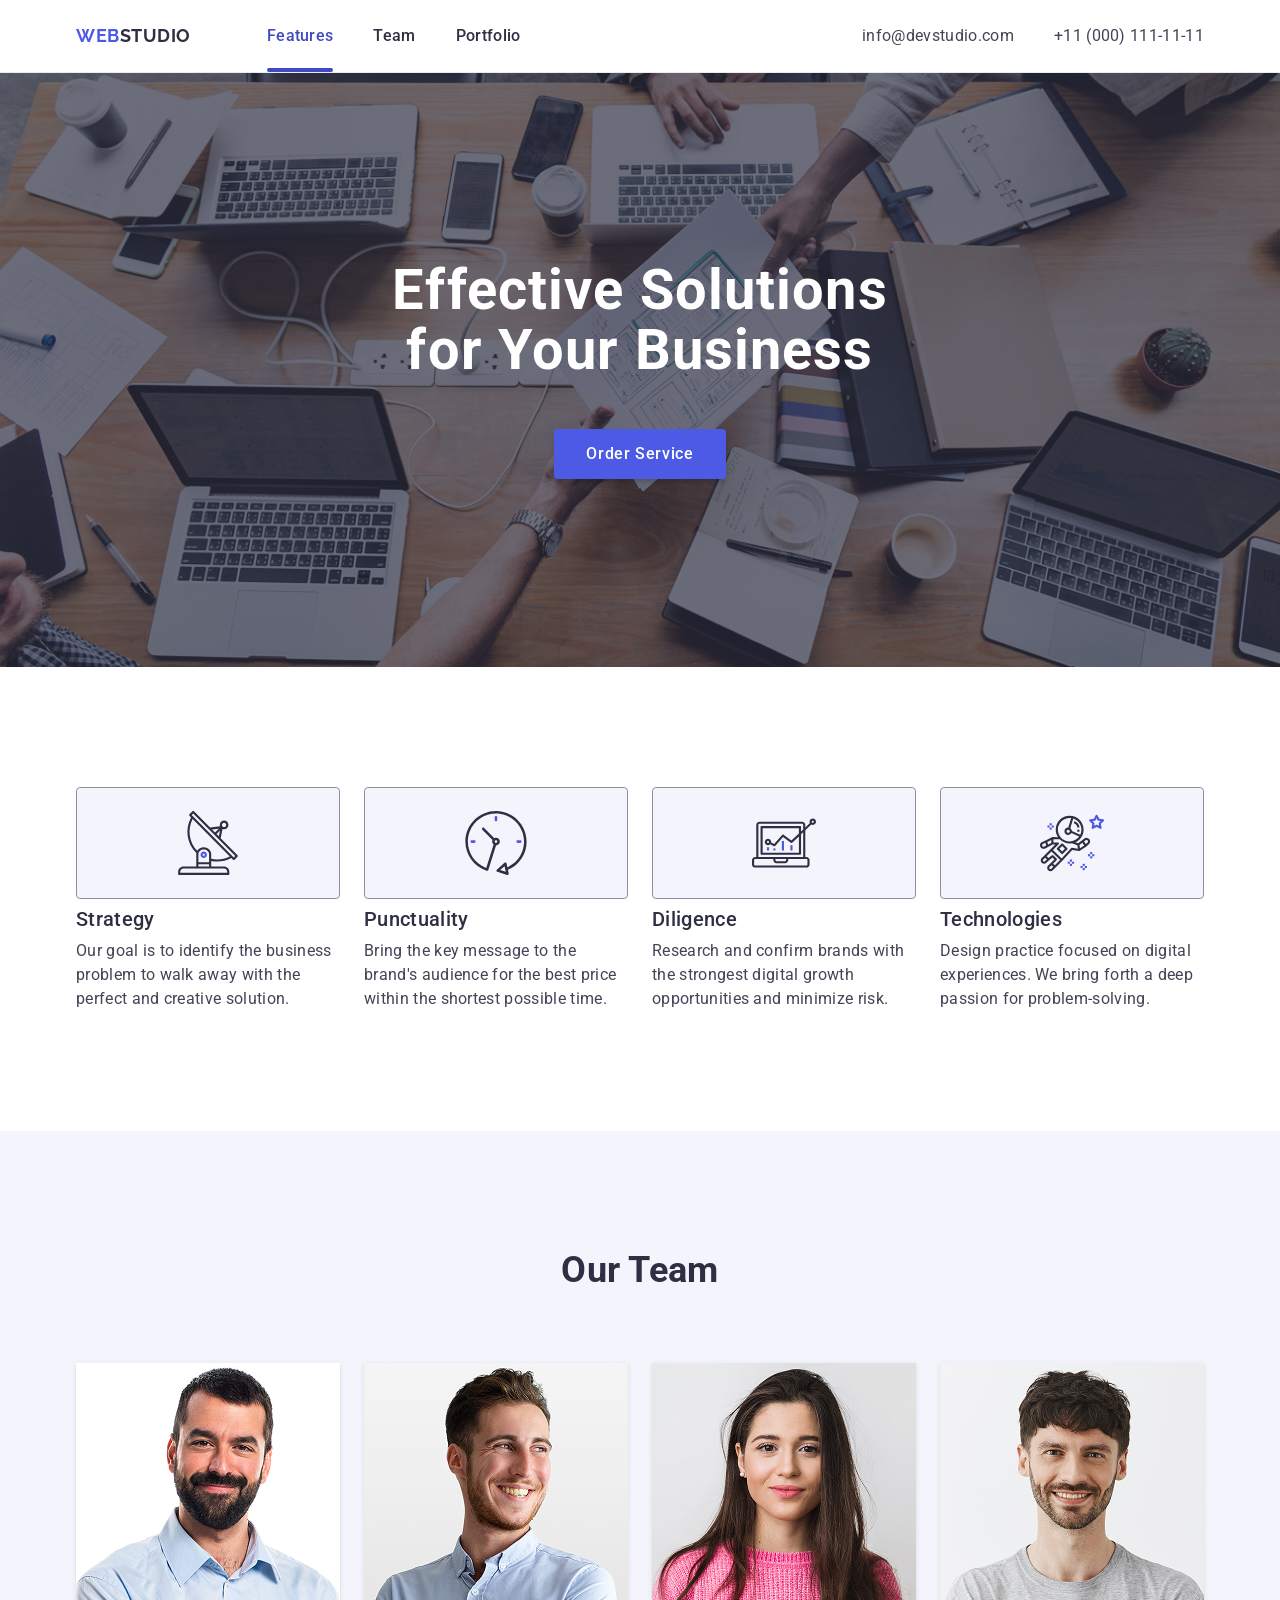
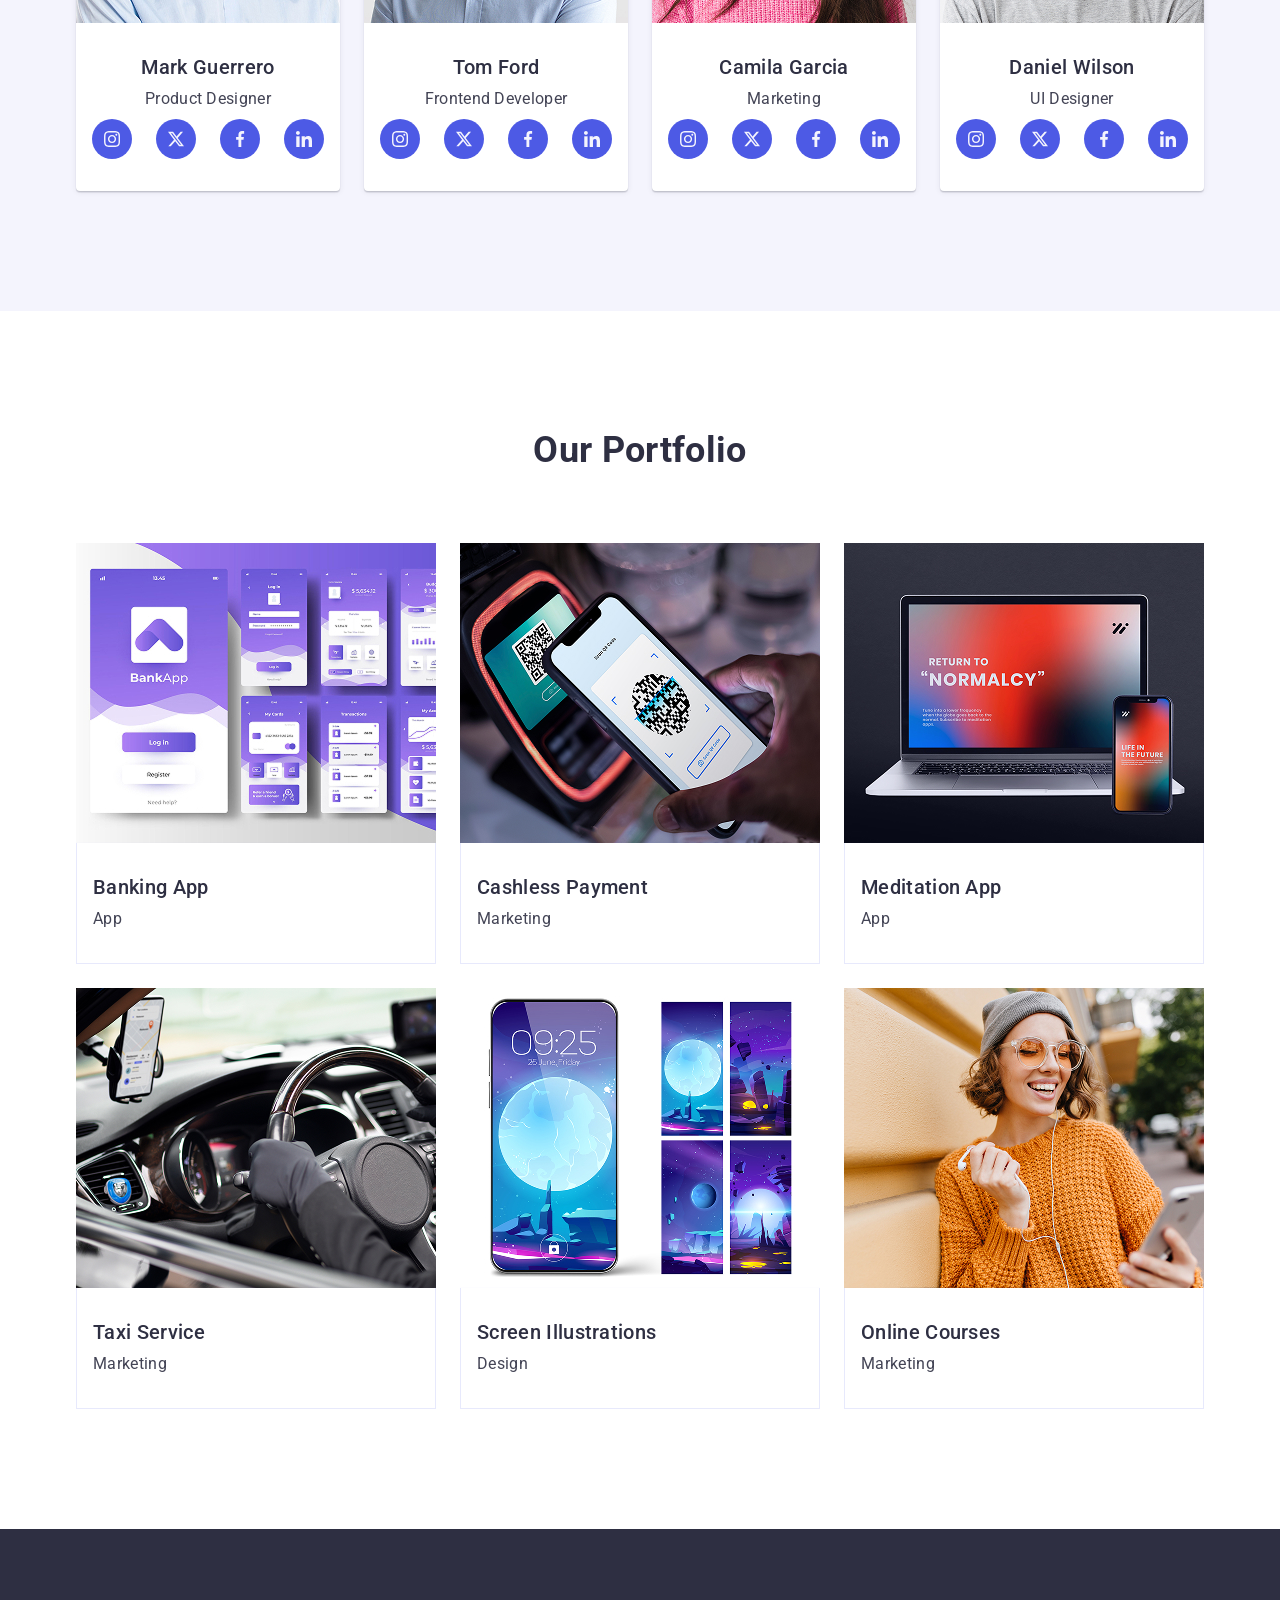
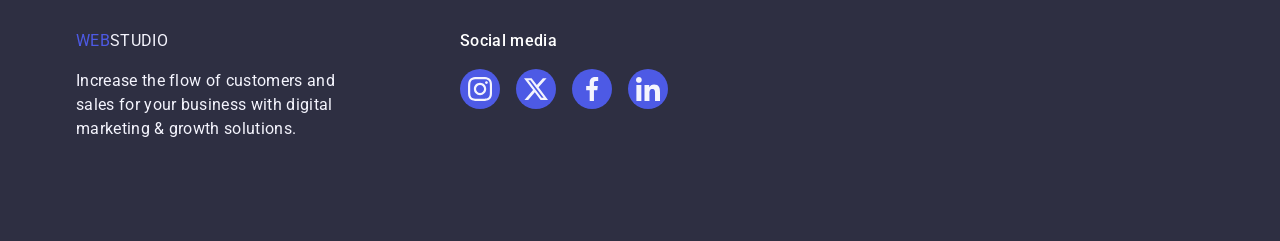
<file: index.html>
<!doctype html>
<html lang="en">
  <head>
    <meta charset="UTF-8" />
    <meta name="viewport" content="width=device-width, initial-scale=1.0" />
    <title>WebStudio</title>
    <link rel="preconnect" href="https://fonts.googleapis.com" />
    <link rel="preconnect" href="https://fonts.gstatic.com" crossorigin />
    <link
      href="https://fonts.googleapis.com/css2?family=Raleway:wght@700&family=Roboto:wght@400;500;700&display=swap"
      rel="stylesheet"
    />
    <link
      rel="stylesheet"
      href="https://cdnjs.cloudflare.com/ajax/libs/modern-normalize/3.0.1/modern-normalize.min.css"
      integrity="sha512-q6WgHqiHlKyOqslT/lgBgodhd03Wp4BEqKeW6nNtlOY4quzyG3VoQKFrieaCeSnuVseNKRGpGeDU3qPmabCANg=="
      crossorigin="anonymous"
      referrerpolicy="no-referrer"
    />
    <link rel="stylesheet" href="./css/main.css" />
  </head>
  <body>
    <header class="header" id="header">
      <div class="container">
        <a class="logo" href="./index.html">
          <span class="logo-accent">Web</span>STUDIO</a
        >
        <nav class="main-nav">
          <ul class="main-nav-list">
            <li class="main-nav-item">
              <a class="main-nav-link current" href="#features">Features</a>
            </li>
            <li class="main-nav-item">
              <a class="main-nav-link" href="#team">Team</a>
            </li>
            <li class="main-nav-item">
              <a class="main-nav-link" href="#portfolio">Portfolio</a>
            </li>
          </ul>
        </nav>
        <address class="contacts">
          <ul class="contacts-list">
            <li class="contacts-item">
              <a class="contacts-link" href="mailto:info@devstudio.com"
                >info@devstudio.com</a
              >
            </li>
            <li class="contacts-item">
              <a class="contacts-link" href="tel:+110001111111"
                >+11 (000) 111-11-11</a
              >
            </li>
          </ul>
        </address>
      </div>
    </header>
    <main>
      <!-- Hero section-->
      <section class="section hero" id="hero">
        <div class="container">
          <h1 class="hero-title">Effective Solutions for Your Business</h1>
          <button class="btn" type="button">Order Service</button>
        </div>
      </section>

      <!-- Features section-->
      <section class="section features" id="features">
        <div class="container">
          <h2 class="sr-only">Our features</h2>
          <ul class="features-list">
            <li class="features-item">
              <div class="features-icon-box">
                <svg class="antena-icon" width="64" height="64">
                  <use href="./images/icons.svg#antena"></use>
                </svg>
              </div>
              <h3 class="card-title">Strategy</h3>
              <p class="card-text">
                Our goal is to identify the business problem to walk away with
                the perfect and creative solution.
              </p>
            </li>
            <li class="features-item">
              <div class="features-icon-box">
                <svg class="clock-icon" width="64" height="64">
                  <use href="./images/icons.svg#clock"></use>
                </svg>
              </div>
              <h3 class="card-title">Punctuality</h3>
              <p class="card-text">
                Bring the key message to the brand's audience for the best price
                within the shortest possible time.
              </p>
            </li>
            <li class="features-item">
              <div class="features-icon-box">
                <svg class="diagram-icon" width="64" height="64">
                  <use href="./images/icons.svg#diagram"></use>
                </svg>
              </div>
              <h3 class="card-title">Diligence</h3>
              <p class="card-text">
                Research and confirm brands with the strongest digital growth
                opportunities and minimize risk.
              </p>
            </li>

            <li class="features-item">
              <div class="features-icon-box">
                <svg class="astronaut-icon" width="64" height="64">
                  <use href="./images/icons.svg#astronaut"></use>
                </svg>
              </div>
              <h3 class="card-title">Technologies</h3>
              <p class="card-text">
                Design practice focused on digital experiences. We bring forth a
                deep passion for problem-solving.
              </p>
            </li>
          </ul>
        </div>
      </section>

      <!-- Team section-->
      <section class="section team" id="team">
        <div class="container">
          <h2 class="section-title">Our Team</h2>
          <ul class="team-list">
            <li class="team-item">
              <img
                src="./images/team-1.jpg"
                alt="Mark Guerrero"
                width="264"
                height="260"
              />
              <div class="team-card-content">
                <h3 class="card-title">Mark Guerrero</h3>
                <p class="card-text">Product Designer</p>
                <ul class="socials-list">
                  <li>
                    <a class="socials-link" href="#">
                      <svg class="socials-icon" width="16" height="16">
                        <use href="./images/icons.svg#Link"></use>
                      </svg>
                    </a>
                  </li>
                  <li>
                    <a class="socials-link" href="#">
                      <svg class="socials-icon" width="16" height="16">
                        <use href="./images/icons.svg#Link-1"></use>
                      </svg>
                    </a>
                  </li>
                  <li>
                    <a class="socials-link" href="#">
                      <svg class="socials-icon" width="16" height="16">
                        <use href="./images/icons.svg#Link-2"></use>
                      </svg>
                    </a>
                  </li>
                  <li>
                    <a class="socials-link" href="#">
                      <svg class="socials-icon" width="16" height="16">
                        <use href="./images/icons.svg#Link-3"></use>
                      </svg>
                    </a>
                  </li>
                </ul>
              </div>
            </li>
            <li class="team-item">
              <img
                src="./images/team-2.jpg"
                alt="Tom Ford"
                width="264"
                height="260"
              />
              <div class="team-card-content">
                <h3 class="card-title">Tom Ford</h3>
                <p class="card-text">Frontend Developer</p>
                <ul class="socials-list">
                  <li>
                    <a class="socials-link" href="#">
                      <svg class="socials-icon" width="16" height="16">
                        <use href="./images/icons.svg#Link"></use>
                      </svg>
                    </a>
                  </li>
                  <li>
                    <a class="socials-link" href="#">
                      <svg class="socials-icon" width="16" height="16">
                        <use href="./images/icons.svg#Link-1"></use>
                      </svg>
                    </a>
                  </li>
                  <li>
                    <a class="socials-link" href="#">
                      <svg class="socials-icon" width="16" height="16">
                        <use href="./images/icons.svg#Link-2"></use>
                      </svg>
                    </a>
                  </li>
                  <li>
                    <a class="socials-link" href="#">
                      <svg class="socials-icon" width="16" height="16">
                        <use href="./images/icons.svg#Link-3"></use>
                      </svg>
                    </a>
                  </li>
                </ul>
              </div>
            </li>
            <li class="team-item">
              <img
                src="./images/team-3.jpg"
                alt="Camila Garcia"
                width="264"
                height="260"
              />
              <div class="team-card-content">
                <h3 class="card-title">Camila Garcia</h3>
                <p class="card-text">Marketing</p>
                <ul class="socials-list">
                  <li>
                    <a class="socials-link" href="#">
                      <svg class="socials-icon" width="16" height="16">
                        <use href="./images/icons.svg#Link"></use>
                      </svg>
                    </a>
                  </li>
                  <li>
                    <a class="socials-link" href="#">
                      <svg class="socials-icon" width="16" height="16">
                        <use href="./images/icons.svg#Link-1"></use>
                      </svg>
                    </a>
                  </li>
                  <li>
                    <a class="socials-link" href="#">
                      <svg class="socials-icon" width="16" height="16">
                        <use href="./images/icons.svg#Link-2"></use>
                      </svg>
                    </a>
                  </li>
                  <li>
                    <a class="socials-link" href="#">
                      <svg class="socials-icon" width="16" height="16">
                        <use href="./images/icons.svg#Link-3"></use>
                      </svg>
                    </a>
                  </li>
                </ul>
              </div>
            </li>
            <li class="team-item">
              <img
                src="./images/team-4.jpg"
                alt="Daniel Wilson"
                width="264"
                height="260"
              />
              <div class="team-card-content">
                <h3 class="card-title">Daniel Wilson</h3>
                <p class="card-text">UI Designer</p>
                <ul class="socials-list">
                  <li>
                    <a class="socials-link" href="#">
                      <svg class="socials-icon" width="16" height="16">
                        <use href="./images/icons.svg#Link"></use>
                      </svg>
                    </a>
                  </li>
                  <li>
                    <a class="socials-link" href="#">
                      <svg class="socials-icon" width="16" height="16">
                        <use href="./images/icons.svg#Link-1"></use>
                      </svg>
                    </a>
                  </li>
                  <li>
                    <a class="socials-link" href="#">
                      <svg class="socials-icon" width="16" height="16">
                        <use href="./images/icons.svg#Link-2"></use>
                      </svg>
                    </a>
                  </li>
                  <li>
                    <a class="socials-link" href="#">
                      <svg class="socials-icon" width="16" height="16">
                        <use href="./images/icons.svg#Link-3"></use>
                      </svg>
                    </a>
                  </li>
                </ul>
              </div>
            </li>
          </ul>
        </div>
      </section>
      <section class="section portfolio" id="portfolio">
        <div class="container">
          <h2 class="section-title">Our Portfolio</h2>
          <ul class="portfolio-list">
            <li class="portfolio-item">
              <div class="portfolio-image-wrapper">
                <img
                  src="./images/portfolio-1.jpg"
                  alt="Banking app interface"
                  width="360"
                  height="300"
                />

                <p class="overlay">
                  14 Stylish and User-Friendly App Design Concepts · Task
                  Manager App · Calorie Tracker App · Exotic Fruit Ecommerce App
                  · Cloud Storage App
                </p>
              </div>
              <div class="portfolio-card-content">
                <h3 class="card-title">Banking App</h3>
                <p class="card-text">App</p>
              </div>
            </li>
            <li class="portfolio-item">
              <div class="portfolio-image-wrapper">
                <img
                  src="./images/portfolio-2.jpg"
                  alt="Cashless payment by smartphone"
                  width="360"
                  height="300"
                />
                <p class="overlay">
                  14 Stylish and User-Friendly App Design Concepts · Task
                  Manager App · Calorie Tracker App · Exotic Fruit Ecommerce App
                  · Cloud Storage App
                </p>
              </div>
              <div class="portfolio-card-content">
                <h3 class="card-title">Cashless Payment</h3>
                <p class="card-text">Marketing</p>
              </div>
            </li>
            <li class="portfolio-item">
              <div class="portfolio-image-wrapper">
                <img
                  src="./images/portfolio-3.jpg"
                  alt="App displayed on a laptop and smartphone"
                  width="360"
                  height="300"
                />
                <p class="overlay">
                  14 Stylish and User-Friendly App Design Concepts · Task
                  Manager App · Calorie Tracker App · Exotic Fruit Ecommerce App
                  · Cloud Storage App
                </p>
              </div>
              <div class="portfolio-card-content">
                <h3 class="card-title">Meditation App</h3>
                <p class="card-text">App</p>
              </div>
            </li>
            <li class="portfolio-item">
              <div class="portfolio-image-wrapper">
                <img
                  src="./images/portfolio-4.jpg"
                  alt="Driver using a navigation app"
                  width="360"
                  height="300"
                />
                <p class="overlay">
                  14 Stylish and User-Friendly App Design Concepts · Task
                  Manager App · Calorie Tracker App · Exotic Fruit Ecommerce App
                  · Cloud Storage App
                </p>
              </div>
              <div class="portfolio-card-content">
                <h3 class="card-title">Taxi Service</h3>
                <p class="card-text">Marketing</p>
              </div>
            </li>
            <li class="portfolio-item">
              <div class="portfolio-image-wrapper">
                <img
                  src="./images/portfolio-5.jpg"
                  alt="Smartphone screen illustrations"
                  width="360"
                  height="300"
                />
                <p class="overlay">
                  14 Stylish and User-Friendly App Design Concepts · Task
                  Manager App · Calorie Tracker App · Exotic Fruit Ecommerce App
                  · Cloud Storage App
                </p>
              </div>
              <div class="portfolio-card-content">
                <h3 class="card-title">Screen Illustrations</h3>
                <p class="card-text">Design</p>
              </div>
            </li>
            <li class="portfolio-item">
              <div class="portfolio-image-wrapper">
                <img
                  src="./images/portfolio-6.jpg"
                  alt="Woman listening to an online course"
                  width="360"
                  height="300"
                />
                <p class="overlay">
                  14 Stylish and User-Friendly App Design Concepts · Task
                  Manager App · Calorie Tracker App · Exotic Fruit Ecommerce App
                  · Cloud Storage App
                </p>
              </div>
              <div class="portfolio-card-content">
                <h3 class="card-title">Online Courses</h3>
                <p class="card-text">Marketing</p>
              </div>
            </li>
          </ul>
        </div>
      </section>
    </main>
    <footer class="footer" id="footer">
      <div class="container">
        <div class="footer-info">
          <a href="./index.html" class="logo-footer">
            <span class="logo-accent">Web</span>STUDIO
          </a>
          <p class="footer-text">
            Increase the flow of customers and sales for your business with
            digital marketing &amp; growth solutions.
          </p>
        </div>

        <div class="footer-socials">
          <p class="footer-socials-title">Social media</p>
          <ul class="socials-list">
            <li>
              <a class="footer-socials-link" href="#">
                <svg class="footer-socials-icon" width="24" height="24">
                  <use href="./images/icons.svg#Link"></use>
                </svg>
              </a>
            </li>
            <li>
              <a class="footer-socials-link" href="#">
                <svg class="footer-socials-icon" width="24" height="24">
                  <use href="./images/icons.svg#Link-1"></use>
                </svg>
              </a>
            </li>
            <li>
              <a class="footer-socials-link" href="#">
                <svg class="footer-socials-icon" width="24" height="24">
                  <use href="./images/icons.svg#Link-2"></use>
                </svg>
              </a>
            </li>
            <li>
              <a class="footer-socials-link" href="#">
                <svg class="footer-socials-icon" width="24" height="24">
                  <use href="./images/icons.svg#Link-3"></use>
                </svg>
              </a>
            </li>
          </ul>
        </div>
      </div>
    </footer>
  </body>
</html>
</file>
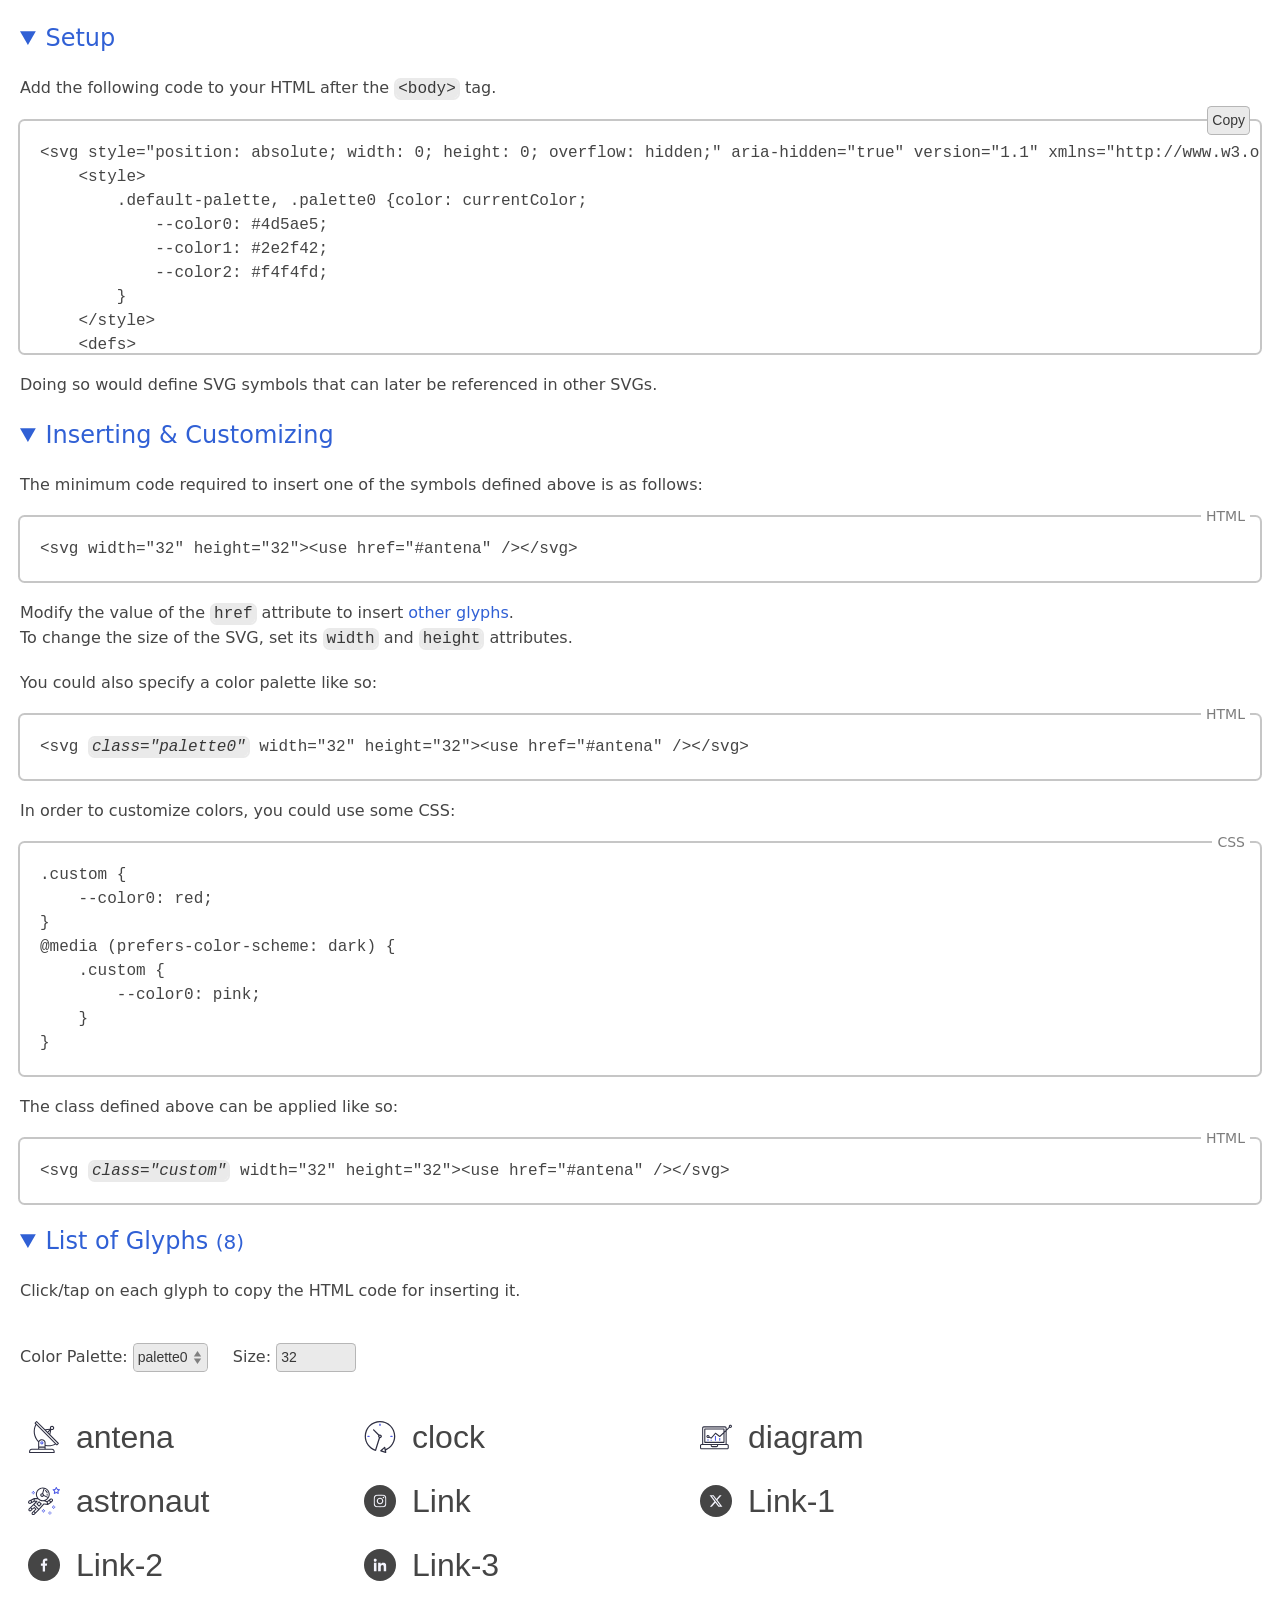
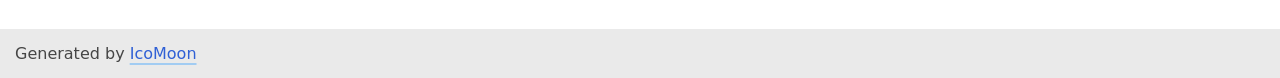
<file: images/untitled-project/demo.html>
<!doctype html>
<html lang="en">
<head>
    <title>SVG symbol defs | Demo &amp; Reference</title>
    <meta charset="utf-8">
    <meta name="viewport" content="width=device-width, initial-scale=1">
    <meta name="description" content="">
    <!-- The following CSS is not required for using generated glyphs. -->
    <style>::selection{color:var(--off7);background:var(--blue2)}a{color:var(--blue0);text-decoration:none}a:active{color:var(--off7)}@media (hover){a:hover{color:var(--off7)}}.decoratedLinks a{text-decoration:underline;text-decoration-thickness:2px;text-decoration-skip-ink:none;text-decoration-color:var(--color, var(--blue2));text-underline-offset:4px;transition:text-decoration .3s,text-decoration-color .5s,text-underline-offset .3s,color .2s}.decoratedLinks a:hover{--color: var(--off5);text-underline-offset:6px}.decoratedLinks ._noLine,.undecoratedLinks a{text-decoration:none}.decoratedLinks a:focus-visible{text-decoration:none}@keyframes focusRingAnimation{0%{outline-width:4px}}:root,:root.light{color-scheme:light;background:var(--on2);color:var(--fg);font-family:ui-sans-serif,system-ui,-apple-system,sans-serif;font-size:16px;line-height:1.5;--bg: #eaeaea;--fg: #454545;--red-rgb: 215, 0, 21;--red: rgb(var(--red-rgb));--orange: rgb(242, 141, 0);--green: #00a100;--focus: rgba(0, 195, 255, .8);--blue0: #3060d5;--blue2: #a2ccf2;--on2: #fff;--off4: rgba(0, 0, 0, .2254);--off5: rgba(0, 0, 0, .5127);--off6: rgba(0, 0, 0, .7659);--off7: #000}@media (prefers-color-scheme: dark){:root{color-scheme:dark;--bg: #242424;--fg: #bababa;--red-rgb: 255, 105, 97;--red: rgb(var(--red-rgb));--orange: rgb(255, 159, 10);--green: #5eba6e;--focus: rgba(0, 137, 179, .8);--blue0: #8abbef;--blue2: #3e6486;--on2: #000;--off4: rgba(255, 255, 255, .1649);--off5: rgba(255, 255, 255, .4257);--off6: rgba(255, 255, 255, .8142);--off7: #fff}}:root.dark{color-scheme:dark;--bg: #242424;--fg: #bababa;--red-rgb: 255, 105, 97;--red: rgb(var(--red-rgb));--orange: rgb(255, 159, 10);--green: #5eba6e;--focus: rgba(0, 137, 179, .8);--blue0: #8abbef;--blue2: #3e6486;--on2: #000;--off4: rgba(255, 255, 255, .1649);--off5: rgba(255, 255, 255, .4257);--off6: rgba(255, 255, 255, .8142);--off7: #fff}.mvn{margin-bottom:0;margin-top:0}.rltv{position:relative}.monospace,code,pre{font-family:ui-monospace,SFMono-Regular,SF Mono,Menlo,Consolas,Liberation Mono,monospace}body{margin:0;min-height:calc(100vh - 20px);padding-top:20px}details,section{padding:0 20px}details{margin-bottom:20px}details[open]{margin-bottom:0}summary{color:var(--blue0);cursor:default;font-size:1.5em;width:fit-content}summary:hover,summary:active{color:var(--off7)}h1,summary{font-weight:500}h1,strong,code,em{color:var(--off6)}code,em{background:var(--bg);box-shadow:0 0 0 2px var(--bg);margin:0 2px;padding:0 2px}footer{background:var(--bg);line-height:19px;margin-top:20px;padding:15px;position:sticky;top:100%}p{max-width:76ch}p,pre{margin-bottom:20px;margin-top:20px}ul{list-style-position:inside;margin:20px 0;padding:20px}.br0,a,button,code,em,input,pre,select,summary,textarea,ul{border-radius:4.5px}input,select,.copy{box-shadow:inset 0 0 0 1px var(--off4);background-color:var(--bg);border:0;color:var(--off6);font-size:14px;line-height:19px;margin:0;padding:5px}input:hover,input:active,select:hover,select:active,.copy:hover,.copy:active{color:var(--off7);box-shadow:inset 0 0 0 1px var(--off5)}input:focus,select:focus,.copy:focus{box-shadow:none}select{appearance:none;background-image:url([data-uri]);background-position:right center;background-repeat:no-repeat;background-size:1.5em 50%;padding-right:20px}label{display:inline-block;margin:20px 20px 0 0}:focus-visible{outline:3px solid;outline-color:var(--focus);box-shadow:none}:focus-visible:not(:invalid){animation:focusRingAnimation .2s}pre{box-shadow:0 0 0 2px var(--off4);overflow:scroll;padding:20px;position:relative}textarea{background:none;border:0;box-shadow:0 0 0 2px var(--off4);color:var(--fg);display:block;font-size:1rem;margin:10px 0;min-height:1.5em;padding:5px;resize:vertical;width:calc(100% - 10px)}[data-lang]{position:relative}[data-lang]:after{background:var(--on2);border-radius:4.5px;color:var(--off5);content:attr(data-lang);font-size:14px;line-height:1;padding:2px 5px;position:absolute;right:10px;top:-.7em}.copy{position:absolute;right:10px;top:-15px}.copy:disabled{background:var(--on2);box-shadow:inset 0 0 0 1px var(--green);color:var(--green);font-weight:600}
._demo_glyphs {
    background: var(--background, transparent);
    display: flex;
    flex-wrap: wrap;
    margin: 20px -20px 0;
    padding: 5px 20px 20px;
}

@media (prefers-color-scheme: dark) {
    :root.light ._demo_glyphs {
        background: var(--background, #000);
        color: #bababa;
        --on2: #000;
        --off4: currentColor;
        --green: #5eba6e;
    }
}
@media (prefers-color-scheme: light) {
    :root.light ._demo_glyphs {
        background: var(--background, #fff);
        color: #454545;
        --on2: #fff;
        --off4: currentColor;
        --green: #00a100;
    }
}

._demo_glyph {
    background: none;
    border: none;
    color: var(--color);
    font-family: sans-serif !important;
    font-size: var(--glyph-size);
    line-height: 1;
    margin: 1rem 1rem 0 0;
    overflow: hidden;
    padding: 0.5rem;
    padding: max(0.5rem, 0.15625em);
    text-align: left;
    text-overflow: ellipsis;
    white-space: nowrap;
    width: 10em;
    width: max(10em, 15rem);
}
._demo_glyph span {
    pointer-events: none;
}
.centered {
    display: flex;
    align-items: center;
}
.glyphTitle {
    overflow: hidden;
    text-overflow: ellipsis;
    line-height: 1.25;
}
button._demo_glyph:hover {
    box-shadow: 0 0 0 2px var(--color, var(--off4));
}
button._demo_glyph:active {
    box-shadow: 0 0 0 2px var(--color, var(--fg));
}
button._demo_glyph._demo_copied {
    box-shadow: 0 0 0 2px var(--green);
}
._demo_copied {
    position: relative;
}
._demo_copied::before {
    content: "";
}
._demo_copied::after {
    align-items: center;
    background: linear-gradient(to left, var(--background, var(--on2)) 8ch, transparent);
    color: var(--color, var(--green));
    content: "✓ Copied";
    display: flex;
    font-family: ui-sans-serif,system-ui,-apple-system,sans-serif !important;
    font-size: max(1rem, 0.5em);
    height: 100%;
    justify-content: right;
    line-height: 1;
    padding-right: 0.5em;
    position: absolute;
    right: 0;
    top: 0;
    width: 50%;
}
#_demo_defs-wrapper {position: relative;} #_demo_setup {max-height: 8lh;} #_demo_size {width: 5em;} ._demo_glyph svg {flex-shrink: 0; margin-right: 1rem; pointer-events: none;} body {--glyph-size: 32px;}</style>
</head>
<body>
<svg style="position: absolute; width: 0; height: 0; overflow: hidden;" aria-hidden="true" version="1.1" xmlns="http://www.w3.org/2000/svg" xmlns:xlink="http://www.w3.org/1999/xlink">
    <style>
        .default-palette, .palette0 {color: currentColor;
            --color0: #4d5ae5;
            --color1: #2e2f42;
            --color2: #f4f4fd;
        }
    </style>
    <defs>
        <symbol id="antena" viewBox="0 0 64 64" fill="none">
            <path fill="var(--color1, #2e2f42)" d="M61.5463 44.1952 44.6599 27.1851l1.8741-9.231c0.4836 0.1888 0.9978 0.2875 1.5168 0.2912h0.0128c2.3846 0.0282 4.3404-1.882 4.3687-4.2665s-1.882-4.3404-4.2665-4.3687c-2.3846-0.0281-4.3404 1.882-4.3687 4.2666-6e-3 0.5102 0.0784 1.0174 0.2495 1.4982l-9.92 1.2107L17.9452 0.32C17.7467 0.1175 17.4757 23e-4 17.1921 0c-0.28 15e-4-0.5481 0.1129-0.7466 0.3104l-3.0251 3.008c-0.4164 0.4165-0.4164 1.0917 0 1.5083l1.6277 1.6512c-6.3061 11.5958-4.2578 25.9556 5.039 35.3258 0.0853 0.0816 0.1842 0.1476 0.2922 0.1952-0.0672 0.361-0.1022 0.7272-0.1045 1.0944v12.3734h-12.8C4.5308 55.4701 2.145 57.856 2.1415 60.8l0 2.1333C2.1415 63.5224 2.6191 64 3.2082 64h49.0666c0.5891 0 1.0667-0.4776 1.0667-1.0667V60.8c-35e-4-2.944-2.3893-5.3299-5.3333-5.3333h-12.8v-5.4838c2.0052 0.4206 4.0482 0.635 6.097 0.64 4.9163-53e-4 9.7543-1.2309 14.08-3.5669l1.6363 1.6459c0.1985 0.2025 0.4695 0.3177 0.7531 0.32 0.28-15e-4 0.5481-0.113 0.7466-0.3104l3.0251-3.008c0.4164-0.4166 0.4164-1.0918 0-1.5083zM46.5596 12.4661c0.8354-0.8309 2.1862-0.8272 3.017 82e-4 0.8309 0.8353 0.8272 2.1861-82e-4 3.0169-0.3998 0.3977-0.9409 0.6209-1.5049 0.6208h-64e-4c-1.1781-61e-4-2.1284-0.9661-2.1223-2.1444 3e-3-0.564 0.2291-1.1037 0.629-1.5015zM44.0487 19.4752l-1.1968 5.8912-2.351-2.3648zM42.837 17.6715l-3.84 3.8176-2.9707-2.9867zM48.0082 57.6c1.7673 0 3.2 1.4327 3.2 3.2v1.0667H4.2748l0-1.0667c0-1.7673 1.4327-3.2 3.2-3.2zM33.0748 53.3333v2.1334H22.4081v-2.1334zM22.4081 51.2v-8.1067c0-2.5877 2.3926-4.6933 5.3334-4.6933s5.3333 2.1056 5.3333 4.6933V51.2zM35.2082 47.808v-4.7147c0-3.7642-3.3494-6.8266-7.4667-6.8266-2.6622-0.0408-5.1515 1.3142-6.5622 3.5722-8.1154-8.5476-9.9429-21.2904-4.5572-31.7742l37.2037 37.4169c-5.7448 2.9224-12.3303 3.7452-18.6176 2.3264zM57.7863 46.4405 17.1815 5.5915 15.6721 4.0789l1.5094-1.504 15.8698 15.9595c75e-4 0 0.0118 0.0139 0.0193 0.0192l26.2293 26.3829z" />
            <path fill="var(--color0, #4d5ae5)" d="M27.7511 40.5333h-96e-4c-1.7673-26e-4-3.2021 1.4279-3.2048 3.1952-27e-4 1.7674 1.4279 3.2022 3.1952 3.2048h96e-4c1.7673 27e-4 3.2021-1.4278 3.2048-3.1952 26e-4-1.7673-1.4279-3.2021-3.1952-3.2048zM28.4978 44.4896c-0.2008 0.1997-0.473 0.3115-0.7563 0.3104-0.5891-31e-4-1.0641-0.4831-1.0611-1.0721 15e-4-0.282 0.1146-0.5519 0.3144-0.7508 0.1986-0.1975 0.4667-0.309 0.7467-0.3104 0.5891 3e-3 1.0641 0.483 1.0611 1.0721-15e-4 0.282-0.1146 0.5519-0.3144 0.7508z" />
        </symbol>
        <symbol id="clock" viewBox="0 0 64 64" fill="var(--color0, #4d5ae5)">
            <path fill="var(--color1, #2e2f42)" d="M62.5933 30.6025C62.5899 13.6978 48.8828-34e-4 31.9776 0 15.0728 34e-4 1.3716 13.7109 1.375 30.6157c3e-3 13.3159 8.6138 25.1021 21.2989 29.1524 0.121 0.0381 0.247 0.0576 0.3735 0.0571 0.2412-5e-4 0.4775-0.0649 0.685-0.1875 0.2701-0.1597 0.4717-0.4136 0.5665-0.7129l7.7299-24.5c2.1133-0.0107 3.8174-1.7329 3.8062-3.8457-0.0108-2.1133-1.7324-3.8174-3.8457-3.8066-0.5684 24e-4-1.1294 0.1333-1.6402 0.3828L20.1372 16.9419c-0.5068-0.4893-1.3139-0.4751-1.8032 0.0312-0.4775 0.4947-0.4775 1.2779 0 1.7725l10.2066 10.2183c-0.7832 1.5986-0.3355 3.5283 1.0727 4.6181l-7.3652 23.3457C7.6924 51.5659 0.2393 35.4199 5.6011 20.8643 10.9629 6.3086 27.1089-1.1445 41.6646 4.2173c14.5556 5.3618 22.0088 21.5083 16.647 36.0635-2.6197 7.1113-8.002 12.8623-14.9244 15.9467l-0.7959-3.7485c-0.1455-0.689-0.8227-1.1294-1.5117-0.9834-0.2173 0.0464-0.4189 0.1485-0.5849 0.2964l-7.6739 6.8511c-0.5263 0.4682-0.5732 1.2744-0.1045 1.8008 0.1524 0.1709 0.3477 0.2978 0.5664 0.3676l9.7974 3.127c0.6704 0.2153 1.3887-0.1533 1.604-0.8242 0.0684-0.2119 0.0796-0.4375 0.0337-0.6553l-0.7822-3.6782c11.3286-4.7759 18.6841-15.8843 18.6577-28.1783zM31.9844 29.3272c0.7041 0 1.2754 0.5712 1.2754 1.2753 0 0.7046-0.5713 1.2754-1.2754 1.2754-0.7046 0-1.2754-0.5708-1.2754-1.2754 0-0.7041 0.5708-1.2753 1.2754-1.2753zM36.1851 59.0552l4.3681-3.8965 1.2056 5.6807z" />
            <path d="M30.709 6.3701v2.5508c0 0.7046 0.5708 1.2754 1.2754 1.2754 0.7041 0 1.2754-0.5708 1.2754-1.2754V6.3701c0-0.7041-0.5713-1.2754-1.2754-1.2754-0.7046 0-1.2754 0.5713-1.2754 1.2754z" />
            <path d="M7.752 29.3271c-0.7046 0-1.2754 0.5713-1.2754 1.2754 0 0.7046 0.5708 1.2754 1.2754 1.2754h2.5508c0.7045 0 1.2753-0.5708 1.2753-1.2754 0-0.7041-0.5708-1.2754-1.2753-1.2754z" />
            <path d="M56.2163 31.8779c0.7046 0 1.2754-0.5708 1.2754-1.2754 0-0.7041-0.5708-1.2754-1.2754-1.2754h-2.5508c-0.7041 0-1.2754 0.5713-1.2754 1.2754 0 0.7046 0.5713 1.2754 1.2754 1.2754z" />
        </symbol>
        <symbol id="diagram" viewBox="0 0 64 64" fill="none">
            <g fill="var(--color0, #4d5ae5)" clip-path="url(#clip0_1065735_1558)">
                <path d="M29.851 29.9292h2.1323v9.595H29.851z" />
                <path d="M38.3799 34.1936h2.1322v5.3306h-2.1322z" />
                <path d="M21.3222 37.392h2.1322v2.1322h-2.1322z" />
                <path d="M14.9255 36.3258h2.1322v3.1983h-2.1322z" />
                <path fill="var(--color1, #2e2f42)" d="M3.1983 56.5819h51.1732c1.7663 0 3.1984-1.432 3.1984-3.1983v-4.2644c0-1.7663-1.4321-3.1984-3.1984-3.1984h-1.0661V19.3342l6.0557-5.7366c1.4055 0.6929 3.1067 0.2723 4.0265-0.9973 0.9204-1.2692 0.7913-3.0167-0.305-4.1369S60.2424 7.176 58.953 8.0677c-1.2889 0.8923-1.747 2.5836-1.0849 4.0042l-4.5627 4.3253v-2.4596c0-1.7663-1.432-3.1983-3.1983-3.1983H7.4628c-1.7663 0-3.1984 1.432-3.1984 3.1983l0 31.9832H3.1983C1.4321 45.9208 0 47.3529 0 49.1192v4.2644c0 1.7663 1.4321 3.1983 3.1983 3.1983zM60.7682 9.6731c0.5887 0 1.0661 0.4774 1.0661 1.0662 0 0.5887-0.4774 1.0661-1.0661 1.0661-0.5888 0-1.0661-0.4774-1.0661-1.0661 0-0.5888 0.4773-1.0662 1.0661-1.0662zM6.3967 13.9376c0-0.5888 0.4773-1.0661 1.0661-1.0661h42.6443c0.5887 0 1.0661 0.4773 1.0661 1.0661v4.4773l-2.1322 2.026v-4.3711c0-0.5888-0.4774-1.0661-1.0661-1.0661H9.595c-0.5888 0-1.0661 0.4773-1.0661 1.0661l0 26.6527c0 0.5888 0.4773 1.0661 1.0661 1.0661h38.3799c0.5887 0 1.0661-0.4773 1.0661-1.0661V23.3738l2.1322-2.0203v24.5673H6.3967zM15.9916 27.797c-1.4424-42e-4-2.709 0.9568-3.0926 2.3472-0.3837 1.3904 0.2103 2.8652 1.4508 3.6012 1.24 0.7361 2.8199 0.5513 3.8563-0.4518l3.7059 1.8594c0.4305 0.2155 0.9526 0.1146 1.2727-0.2452l7.8777-8.8625 7.7438 5.8027c0.4154 0.3113 0.9954 0.278 1.3722-0.0786l6.7304-6.3753v16.2623H10.6611V17.1359h36.2477v5.3207l-7.543 7.1431-7.8089-5.8542c-0.4435-0.3322-1.0677-0.2697-1.4362 0.1442l-7.9859 8.9854-2.9855-1.493c0.0219-0.1281 0.0354-0.2572 0.0407-0.3868 0-1.7662-1.4321-3.1983-3.1984-3.1983zM17.0577 30.9953c0 0.5888-0.4773 1.0661-1.0661 1.0661-0.5887 0-1.0661-0.4773-1.0661-1.0661 0-0.5887 0.4774-1.0661 1.0661-1.0661 0.5888 0 1.0661 0.4774 1.0661 1.0661zM23.4544 48.0531h10.6611v1.0661c0 0.5887-0.4774 1.0661-1.0661 1.0661h-8.5289c-0.5888 0-1.0661-0.4774-1.0661-1.0661zM2.1322 49.1192c0-0.5888 0.4774-1.0661 1.0661-1.0661h18.1239v1.0661c0 1.7662 1.432 3.1983 3.1983 3.1983h8.5289c1.7662 0 3.1983-1.4321 3.1983-3.1983v-1.0661h18.1238c0.5888 0 1.0661 0.4773 1.0661 1.0661v4.2644c0 0.5887-0.4773 1.0661-1.0661 1.0661H3.1983c-0.5887 0-1.0661-0.4774-1.0661-1.0661z" />
            </g>
            <defs>
                <clipPath id="clip0_1065735_1558">
                    <rect fill="#fff" width="64" height="64" />
                </clipPath>
            </defs>
        </symbol>
        <symbol id="astronaut" viewBox="0 0 64 64" fill="var(--color0, #4d5ae5)">
            <path d="M63.9481 9.0481c-0.1259-0.3851-0.4587-0.6666-0.8608-0.7254L59.2665 7.767 57.5566 4.3046c-0.3584-0.7297-1.5541-0.7297-1.9125-1e-4L53.9342 7.767l-3.821 0.5559c-0.4021 0.0586-0.7348 0.3392-0.8618 0.7253-0.1248 0.3861-0.0214 0.8106 0.2698 1.0933l2.766 2.6956-0.6528 3.8059c-0.0683 0.4 0.096 0.8043 0.4235 1.0433 0.3318 0.2411 0.7648 0.2709 1.1243 0.081l3.4176-1.7974 3.4177 1.7974c0.1558 0.0821 0.3275 0.1226 0.4971 0.1226 0.2208 0 0.4417-0.0682 0.6273-0.2037 0.3285-0.2389 0.4928-0.6433 0.4235-1.0433l-0.6527-3.8059 2.7659-2.6956c0.2897-0.2837 0.3944-0.7073 0.2695-1.0934zM59.0223 11.702c-0.2507 0.2443-0.3659 0.5984-0.3062 0.9441l0.3819 2.2282-2.001-1.0517c-0.1558-0.0822-0.3264-0.1227-0.4972-0.1227-0.1706 0-0.3402 0.0405-0.4971 0.1227l-2.0011 1.0517 0.3818-2.2282c0.0598-0.3457-0.0555-0.6987-0.3061-0.9441l-1.6203-1.5786 2.2379-0.3254c0.3478-0.0501 0.6476-0.2687 0.8033-0.5835l1.0005-2.0267 1.0005 2.0266c0.1558 0.3146 0.4555 0.5334 0.8033 0.5835l2.2379 0.3254z" />
            <path d="M52.2669 41.0444h-2.1334v2.1334h2.1334z" />
            <path d="M52.2669 45.3112h-2.1334v2.1334h2.1334z" />
            <path d="M54.4004 43.1778h-2.1335v2.1334h2.1335z" />
            <path d="M50.1335 43.1778h-2.1333v2.1334h2.1333z" />
            <path d="M44.8001 52.778h-2.1334v2.1333h2.1334z" />
            <path d="M44.8001 57.0446h-2.1334v2.1334h2.1334z" />
            <path d="M46.9336 54.9114l-2.1335-1e-4v2.1333l2.1335 2e-4z" />
            <path d="M42.6667 54.9113l-2.1334 1e-4v2.1334l2.1334-2e-4z" />
            <path d="M32 48.5113h-2.1334v2.1334H32z" />
            <path d="M32 52.778h-2.1334v2.1333H32z" />
            <path d="M34.1334 50.6445 32 50.6447v2.1333l2.1334-1e-4z" />
            <path d="M29.8666 50.6447l-2.1334-2e-4v2.1334l2.1334 1e-4z" />
            <path d="M11.733 12.244H9.5996l0 2.1334h2.1334z" />
            <path d="M11.733 16.5107H9.5996l0 2.1335h2.1334z" />
            <path d="M13.8663 14.3774H11.733v2.1333l2.1333 1e-4z" />
            <path d="M9.5996 14.3774H7.4662l0 2.1334 2.1334-1e-4z" />
            <path fill="var(--color1, #2e2f42)" d="M49.4295 28.3189c-0.5749-0.7755-1.4186-1.2746-2.3765-1.4091-0.9622-0.1365-1.9116 0.1162-2.6796 0.704l-2.5035 1.9189-11e-4 11e-4-3.7954 2.8342-2.7157-1.0817c4.8427-2.1728 8.2273-7.0166 8.2273-12.6402 0-7.646-6.2454-13.8668-13.9223-13.8668s-13.9222 6.2208-13.9222 13.8668c0 2.7713 0.8287 5.3484 2.24 7.5169l-5.5276-0.048c-32e-4 0-64e-4 0-96e-4 0-0.0171 0-0.0309 85e-4-0.0469 96e-4-0.1056 43e-4-0.2091 0.0257-0.3104 0.0619-0.0256 96e-4-0.0522 0.015-0.0767 0.0266-0.0128 54e-4-0.0256 64e-4-0.0384 0.0128l-6.4662 3.1925c-11e-4 0-21e-4 0-21e-4 1e-3l-3.7868 1.8211c-0.0417 0.0181-0.0843 0.0426-0.1259 0.0703-1.5094 1.0048-2.0236 2.9782-1.1968 4.591 0.4405 0.8576 1.1904 1.4891 2.112 1.7781 0.3553 0.1109 0.7179 0.1654 1.0784 0.1654 0.5793 0 1.1532-0.1419 1.6789-0.4224l2.7756-1.4762 4.528-2.3382 2.7137-0.016L4.3963 44.4237c-1e-3 11e-4-21e-4 11e-4-33e-4 21e-4l-2.6774 2.6666c-0.6325 0.6294-0.9802 1.4646-0.9802 2.3553 0 0.8897 0.3477 1.7269 0.9802 2.3574 0.6497 0.6464 1.5041 0.9707 2.3584 0.9707 0.8556 0 1.7088-0.3243 2.3606-0.9707l2.6283-2.6176 3.4816-2.5996 1.8017 1.7942-3.5233 3.5083c-1e-3 11e-4-21e-4 11e-4-33e-4 21e-4l-2.6774 2.6667c-0.6325 0.6294-0.9802 1.4645-0.9802 2.3553 0 0.8896 0.3477 1.7269 0.9802 2.3574 0.6497 0.6464 1.5052 0.9706 2.3596 0.9706 0.8544 0 1.7099-0.3242 2.3605-0.9706l6.9632-6.9334c12e-4-11e-4 12e-4-21e-4 22e-4-32e-4l2.0192-2.0001-75e-4-75e-4c0.0128-0.0127 0.0309-0.0171 0.0438-0.0308l10.3319-11.3165 6.942 0.9878c0.0501 75e-4 0.1002 0.0106 0.1504 0.0106 0.1291 0 0.2538-0.0308 0.3744-0.0767 0.0352-0.0128 0.0661-0.0299 0.0992-0.0469 0.0384-0.0192 0.0789-0.0299 0.1153-0.0544l6.4267-4.2667c0.0235-0.016 0.0362-0.0416 0.0586-0.0586 0.0256-0.0202 0.0576-0.0287 0.081-0.0512l2.5429-2.3819c1.3232-1.2398 1.5055-3.2707 0.4239-4.7235zM4.2608 35.5403c-0.3466 0.1856-0.7403 0.2228-1.1168 0.1035-0.3734-0.1163-0.6762-0.3713-0.8534-0.7158-0.3221-0.6272-0.1355-1.391 0.4288-1.8038l2.6273-1.264 0.8981 2.6251zM11.255 31.8848 8.1585 33.4849 7.2807 30.9183l4.0535-2.0011zM41.4539 18.644c0 1.8368-0.4384 3.5692-1.1979 5.119l-8.3628-3.7985c-0.0875-1.1466-0.6826-2.1504-1.5765-2.7755l2.928-9.7207c4.7554 1.5127 8.2092 5.949 8.2092 11.1757zM17.876 18.644c0-6.4695 5.2886-11.7336 11.7889-11.7336 0.5057-1e-4 1.0006 0.0426 1.4902 0.1045l-2.8641 9.5074c-0.0383-12e-4-0.0746-0.0118-0.1141-0.0118-2.0651 0-3.7452 1.6747-3.7452 3.7334s1.6801 3.7335 3.7452 3.7335c1.3888 0 2.5888-0.7669 3.2363-1.8892l7.7249 3.5094c-2.1494 2.8928-5.5895 4.7799-9.4733 4.7799-6.5002 0-11.7888-5.2641-11.7888-11.7336zM29.7887 20.244c0 0.8822-0.7233 1.6001-1.6118 1.6001s-1.6118-0.7179-1.6118-1.6001c0-0.8821 0.7233-1.6 1.6118-1.6s1.6118 0.7179 1.6118 1.6zM4.9297 50.2925c-0.4725 0.4683-1.2374 0.4673-1.7088 11e-4-0.2273-0.2272-0.352-0.5269-0.352-0.8459 0-0.3178 0.1248-0.6176 0.352-0.8426l1.9242-1.9169 1.7024 1.695zM11.3574 57.7594c-0.4725 0.4682-1.2384 0.4693-1.7099 11e-4-0.2273-0.2273-0.352-0.5269-0.352-0.8459 0-0.3179 0.1247-0.6176 0.352-0.8426l1.9254-1.9179 1.7035 1.695zM18.3208 50.8216c-12e-4 1e-3-22e-4 1e-3-33e-4 22e-4l-3.5297 3.52-1.7035-1.695 3.5264-3.5104c0 0 0 0 0-1e-3 12e-4-12e-4 22e-4-12e-4 33e-4-22e-4 0.08-0.08 0.1301-0.176 0.1792-0.2709 0.0139-0.0277 0.0405-0.0512 0.0523-0.08 0.0331-0.0821 0.0384-0.1706 0.0512-0.2571 64e-4-0.0491 0.0278-0.0949 0.0278-0.1451 0-0.0715-0.0256-0.1408-0.0405-0.2113-0.0128-0.064-0.0128-0.1291-0.0374-0.1908-0.0405-0.1003-0.1099-0.1888-0.1824-0.2753-0.0202-0.0235-0.0277-0.0534-0.0501-0.0757 0 0 0 0-11e-4 0-11e-4-1e-3-11e-4-33e-4-21e-4-43e-4l-3.214-3.2c-0.0341-0.0342-0.0778-0.048-0.1162-0.0768-0.0565-0.0437-0.1109-0.0842-0.1739-0.1152-0.0607-0.0299-0.1226-0.048-0.1866-0.0652-0.0683-0.0192-0.1344-0.0341-0.2059-0.0395-0.0651-42e-4-0.1259 22e-4-0.1909 97e-4-0.0715 85e-4-0.1386 0.0181-0.208 0.0405-0.0672 0.0213-0.1269 0.0543-0.1887 0.0896-0.0395 0.0224-0.0843 0.0299-0.1217 0.0576l-3.5466 2.6475-1.8017-1.7941 4.798-4.7723 8.7212 8.5772zM31.9584 36.7883c-0.0309-43e-4-0.0598 75e-4-0.0907 54e-4-0.0779-43e-4-0.1525 11e-4-0.2304 0.0138-0.0607 0.0107-0.1183 0.0224-0.176 0.0427-0.0682 0.0235-0.1301 0.0555-0.1931 0.0938-0.0597 0.0363-0.1141 0.0747-0.1664 0.1227-0.0256 0.0223-0.0565 0.0331-0.08 0.0586l-9.3965 10.2914-8.6561-8.5133 5.6662-5.6363c0.4171-0.416 0.4192-1.0913 32e-4-1.5094-0.2101-0.2101-0.4863-0.3136-0.7626-0.3125l-4.4374 0.0256 0.0555-3.2149 6.2081 0.0534c2.5301 2.5878 6.0587 4.2017 9.9627 4.2017 0.8747 0 1.7281-0.0907 2.559-0.2454 0.08 0.064 0.1588 0.1291 0.2592 0.1696l4.8193 1.9201 0.6613 3.2874zM40.0406 37.1445l-0.6261-3.1158 2.8928-2.16 1.8934 2.5131zM47.5478 31.4826l-1.6757 1.5701-1.8624-2.4725 1.6629-1.2747c0.3103-0.2388 0.7019-0.336 1.0859-0.2858 0.3861 0.0543 0.7275 0.256 0.96 0.5685 0.4331 0.5835 0.3595 1.3974-0.1707 1.8944z" />
            <path fill="var(--color1, #2e2f42)" d="M27.2041 37.0881l-4.2859-4.2667c-0.4149-0.4149-1.0892-0.4149-1.5052 0l-4.2848 4.2667c-0.2005 0.2016-0.3136 0.4725-0.3136 0.7563 0 0.2837 0.112 0.5557 0.3136 0.7562l4.2848 4.2667c0.208 0.2069 0.4812 0.3104 0.7532 0.3104s0.545-0.1035 0.752-0.3104l4.2859-4.2667c0.2005-0.2005 0.3146-0.4725 0.3146-0.7562 0-0.2838-0.1131-0.5558-0.3146-0.7563zM22.1662 40.606l-2.7735-2.7616 2.7735-2.7617 2.7744 2.7617z" />
            <path fill="var(--color1, #2e2f42)" d="M34.3285 10.1415l-0.5153 2.0716c0.1419 0.0352 3.4753 0.9035 3.4753 4.2977h2.1334c-1e-4-4.0343-3.3313-5.9309-5.0934-6.3693z" />
            <path fill="var(--color1, #2e2f42)" d="M39.422 18.644h-2.1334v2.1335h2.1334z" />
        </symbol>
        <symbol id="Link" viewBox="0 0 40 40" fill="none">
            <rect fill="currentColor" width="40" height="40" rx="20" />
            <g fill="var(--color2, #f4f4fd)" clip-path="url(#clip0_1065757_3138)">
                <path d="M27.9843 16.7039c-0.0375-0.8501-0.175-1.4346-0.3719-1.941-0.2032-0.5376-0.5158-1.0189-0.9253-1.419-0.4001-0.4063-0.8845-0.7221-1.4159-0.9221-0.5094-0.1969-1.0908-0.3344-1.9409-0.3719-0.8565-0.0406-1.1284-0.05-3.3007-0.05s-2.4442 94e-4-3.2975 0.0469c-0.8502 0.0374-1.4346 0.175-1.9409 0.3719-0.5377 0.2031-1.019 0.5157-1.4191 0.9252-0.4064 0.4001-0.722 0.8846-0.9221 1.4159-0.1969 0.5095-0.3344 1.0908-0.3719 1.9409-0.0407 0.8565-0.0501 1.1284-0.0501 3.3007s94e-4 2.4442 0.0469 3.2976c0.0375 0.8501 0.1751 1.4346 0.3721 1.941 0.2031 0.5376 0.5187 1.0189 0.9251 1.419 0.4001 0.4063 0.8845 0.7221 1.4159 0.922 0.5095 0.197 1.0908 0.3345 1.941 0.3719 0.8532 0.0377 1.1253 0.0469 3.2975 0.0469 2.1723 0 2.4442-92e-4 3.2976-0.0469 0.8501-0.0374 1.4346-0.1749 1.9409-0.3719 1.0753-0.4157 1.9254-1.2658 2.3411-2.341 0.1969-0.5095 0.3345-1.0909 0.3719-1.941 0.0375-0.8534 0.0469-1.1253 0.0469-3.2976s-31e-4-2.4442-0.0406-3.2975zM26.5434 23.2364c-0.0344 0.7815-0.1656 1.2034-0.275 1.4847-0.2689 0.697-0.8221 1.2503-1.5191 1.5191-0.2813 0.1094-0.7063 0.2407-1.4847 0.275-0.8439 0.0376-1.097 0.0468-3.2318 0.0468s-2.3911-92e-4-3.232-0.0468c-0.7814-0.0343-1.2033-0.1656-1.4846-0.275-0.3469-0.1282-0.6626-0.3314-0.9189-0.597-0.2657-0.2595-0.4689-0.572-0.5971-0.9189-0.1094-0.2813-0.2406-0.7065-0.2749-1.4847-0.0376-0.8439-0.0469-1.0971-0.0469-3.2319s93e-4-2.3911 0.0469-3.2319c0.0343-0.7814 0.1655-1.2033 0.2749-1.4846 0.1282-0.347 0.3314-0.6626 0.6003-0.919 0.2593-0.2657 0.5718-0.4689 0.9188-0.597 0.2813-0.1093 0.7065-0.2406 1.4847-0.275 0.8439-0.0375 1.0971-0.0469 3.2318-0.0469 2.138 0 2.3911 94e-4 3.232 0.0469 0.7814 0.0344 1.2033 0.1657 1.4846 0.275 0.3469 0.1281 0.6626 0.3313 0.9189 0.597 0.2657 0.2594 0.4689 0.572 0.5971 0.919 0.1094 0.2813 0.2406 0.7063 0.275 1.4846 0.0375 0.844 0.0469 1.0971 0.0469 3.2319s-94e-4 2.3848-0.0469 3.2287z" />
                <path d="M20.0296 15.8912c-2.2691 0-4.1102 1.841-4.1102 4.1102 0 2.2693 1.8411 4.1102 4.1102 4.1102 2.2693 0 4.1102-1.8409 4.1102-4.1102 0-2.2692-1.8409-4.1102-4.1102-4.1102zM20.0296 22.6676c-1.4721 0-2.6662-1.194-2.6662-2.6662s1.1941-2.6662 2.6662-2.6662c1.4722 0 2.6662 1.194 2.6662 2.6662s-1.194 2.6662-2.6662 2.6662z" />
                <path d="M25.262 15.7288c0 0.5299-0.4297 0.9595-0.9597 0.9595-0.5299 0-0.9595-0.4296-0.9595-0.9595 0-0.5301 0.4296-0.9596 0.9595-0.9596 0.53 0 0.9597 0.4295 0.9597 0.9596z" />
            </g>
            <defs>
                <clipPath id="clip0_1065757_3138">
                    <rect fill="#fff" transform="translate(12 11.9999)" width="16" height="16" />
                </clipPath>
            </defs>
        </symbol>
        <symbol id="Link-1" viewBox="0 0 40 40" fill="none">
            <rect fill="currentColor" width="40" height="40" rx="20" />
            <path fill="var(--color2, #f4f4fd)" d="M24.6 12.75h2.454l-5.36 6.142L28 27.25h-4.937l-3.867-5.07-4.425 5.07h-2.455l5.733-6.57L12 12.75h5.063l3.495 4.633zM23.74 25.778h1.36l-8.777-11.633h-1.458z" />
            <defs>
                <clipPath id="clip0_1065756_3003">
                    <rect fill="#fff" transform="translate(12 12)" width="16" height="16" />
                </clipPath>
            </defs>
        </symbol>
        <symbol id="Link-2" viewBox="0 0 40 40" fill="none">
            <rect fill="currentColor" width="40" height="40" rx="20" />
            <path fill="var(--color2, #f4f4fd)" d="M22.6646 14.6565h1.4607v-2.544c-0.252-0.0346-1.1187-0.1126-2.128-0.1126-2.106 0-3.5487 1.3246-3.5487 3.7593v2.2407h-2.324v2.844h2.324v7.156h2.8494v-7.1554h2.23l0.354-2.844h-2.5847v-1.9593c7e-4-0.822 0.222-1.3847 1.3673-1.3847z" />
        </symbol>
        <symbol id="Link-3" viewBox="0 0 40 40" fill="none">
            <rect fill="currentColor" width="40" height="40" rx="20" />
            <g fill="var(--color2, #f4f4fd)" clip-path="url(#clip0_1065757_3138)">
                <path d="M27.9961 27.9999l4e-3-7e-4v-5.868c0-2.8706-0.618-5.082-3.974-5.082-1.6134 0-2.696 0.8854-3.138 1.7247h-0.0467v-1.4567h-3.182v10.682h3.3133v-5.2893c0-1.3927 0.264-2.7393 1.9887-2.7393 1.6993 0 1.7247 1.5893 1.7247 2.8286v5.2007z" />
                <path d="M12.2641 17.3178h3.3173v10.682h-3.3173z" />
                <path d="M13.9214 11.9999c-1.0607 0-1.9213 0.8606-1.9213 1.9213s0.8606 1.9393 1.9213 1.9393 1.9213-0.8786 1.9213-1.9393c-6e-4-1.0607-0.8613-1.9213-1.9213-1.9213z" />
            </g>
        </symbol>
    </defs>
</svg>
    <details open>
        <summary>Setup</summary>
        <noscript>
        <p>
            See the source of this page and copy the SVG that appears after the
            <code>&lt;body&gt;</code> tag.<br>
            In other words, copy the lines starting with
            <code>&lt;svg style=&hellip;</code> and ending with
            <code>&lt;/svg&gt;</code>. Paste these lines after the
            <code>&lt;body&gt;</code> tag in your own HTML.
        </p>
        </noscript>
        <div class="_demo_js" style="display: none">
            <p>
                Add the following code to your HTML after the
                <code>&lt;body&gt;</code> tag.
                &nbsp;
            </p>
            <div id="_demo_defs-wrapper">
                <pre id="_demo_setup" readonly></pre>
                <button class="copy" id="_demo_copy">Copy</button>
            </div>
        </div>
        <p>
            Doing so would define SVG symbols that can later be referenced in
            other SVGs.
        </p>
    </details>
    <details open>
        <summary>Inserting &amp; Customizing</summary>
        <p>
            The minimum code required to insert one of the symbols defined above
            is as follows:
        </p>
        <div data-lang="HTML">
        <pre>&lt;svg width="32" height="32"&gt;&lt;use href="#antena" /&gt;&lt;/svg&gt;</pre>
        </div>
        <p>
        Modify the value of the <code>href</code> attribute to insert
            <a href="#glyphs-top">other glyphs</a>.<br>
            To change the size of the SVG, set its <code>width</code> and
            <code>height</code> attributes.
        </p>
        <p>You could also specify a color palette like so:</p>
        <div data-lang="HTML">
        <pre>&lt;svg <em>class="palette0"</em> width="32" height="32"&gt;&lt;use href="#antena" /&gt;&lt;/svg&gt;</pre>
        </div>
        <p>In order to customize colors, you could use some CSS:</p>
<div data-lang="CSS"><pre>
.custom {
    --color0: red;
}
@media (prefers-color-scheme: dark) {
    .custom {
        --color0: pink;
    }
}
</pre></div>
        <p>The class defined above can be applied like so:</p>
        <div data-lang="HTML">
        <pre>&lt;svg <em>class="custom"</em> width="32" height="32"&gt;&lt;use href="#antena" /&gt;&lt;/svg&gt;</pre>
        </div>
    </details>
    <details open>
        <noscript>
            <p>Enable JavaScript for easier copying of codes to clipboard.</p>
        </noscript>
        <summary id="glyphs-top">List of Glyphs <small>(8)</small></summary>
        <div class="_demo_js" style="display: none">
            <p>Click/tap on each glyph to copy the HTML code for inserting it.</p>
            <label>
                Color Palette:
                <select id="_demo_palette">
                    <option value="0">palette0</option>
                </select>
            </label>
            <label>
                Size:
                <input id="_demo_size" type="number" value="32" min="8" max="99999" />
            </label>
        </div>
        <div class="_demo_glyphs">
            <div class="centered _demo_glyph"><svg width="32" height="32" class="default-palette"><use href="#antena" /></svg><span class="overflowEllipsis">antena</span></div>
            <div class="centered _demo_glyph"><svg width="32" height="32" class="default-palette"><use href="#clock" /></svg><span class="overflowEllipsis">clock</span></div>
            <div class="centered _demo_glyph"><svg width="32" height="32" class="default-palette"><use href="#diagram" /></svg><span class="overflowEllipsis">diagram</span></div>
            <div class="centered _demo_glyph"><svg width="32" height="32" class="default-palette"><use href="#astronaut" /></svg><span class="overflowEllipsis">astronaut</span></div>
            <div class="centered _demo_glyph"><svg width="32" height="32" class="default-palette"><use href="#Link" /></svg><span class="overflowEllipsis">Link</span></div>
            <div class="centered _demo_glyph"><svg width="32" height="32" class="default-palette"><use href="#Link-1" /></svg><span class="overflowEllipsis">Link-1</span></div>
            <div class="centered _demo_glyph"><svg width="32" height="32" class="default-palette"><use href="#Link-2" /></svg><span class="overflowEllipsis">Link-2</span></div>
            <div class="centered _demo_glyph"><svg width="32" height="32" class="default-palette"><use href="#Link-3" /></svg><span class="overflowEllipsis">Link-3</span></div>
        </div>
    </details>
    <footer>
        <p class="mvn decoratedLinks">Generated by <a href="https://icomoon.io">IcoMoon</a></p>
    </footer>
    <!-- The following script is not required for using generated glyphs. -->
    <script>
        const copiedClass = "_demo_copied";
        const defs = document.body.querySelectorAll("svg")[0].outerHTML;
        const glyphClass = "_demo_glyph";
        const wrapper = document.querySelector("._demo_glyphs");
        let q = "." + glyphClass + " svg";
        let tid;
        document.getElementById("_demo_setup").innerText = defs;
        document.getElementById("_demo_copy").addEventListener("click", function (e) {
            navigator.clipboard.writeText(defs).then(function () {
                e.target.disabled = true;
                e.target.textContent = "✓ Copied";
                clearTimeout(tid);
                tid = setTimeout(function () {
                    e.target.disabled = false;
                    e.target.textContent = "Copy";
                }, 1000);
            });
        }, false);
        document.querySelectorAll("._demo_js").forEach(function (x) {
            x.removeAttribute("style");
        });
        document.querySelectorAll("." + glyphClass).forEach(function (x) {
            try {
                x.setAttribute("title", x.childNodes[1].textContent.trim());
            } catch (ignore) {}
            x.outerHTML = x.outerHTML.replace(/<(\/?)div/, "<$1button");
        });
        document.body.addEventListener("click", function (e) {
            let className;
            let target = e.target;
            let text;
            if (target.classList.contains(glyphClass)) {
                try {
                    text = target.children[0].outerHTML;
                    navigator.clipboard.writeText(text).then(function () {
                        const xs = document.querySelectorAll("." + copiedClass);
                        xs.forEach(function (x) {
                            x.classList.remove(copiedClass);
                        });
                        clearTimeout(tid);
                        target.classList.add(copiedClass);
                        tid = setTimeout(function () {
                            target.classList.remove(copiedClass);
                        }, 1000);
                    });
                } catch (ignore) {}
            }
        }, false);
        document.getElementById("_demo_palette").addEventListener("change", function (e) {
            const i = Number(e.target.value);
            const className = (
                (e.target.value === "" || Number.isNaN(i))
                ? "default-palette"
                : "palette" + i
            );
            document.querySelectorAll(q).forEach(function (x) {
                x.setAttribute("class", className);
            });
            const selected = e.target.children[e.target.selectedIndex];
            const background = selected.getAttribute("data-background");
            const foreground = selected.getAttribute("data-foreground");
            let style = [];
            if (background) {
                style.push(`--background: ${background}`);
            }
            if (foreground) {
                style.push(`--color: ${foreground}`);
            }
            style = style.join("; ");
            wrapper.setAttribute("style", style);
        }, false);
        document.getElementById("_demo_size").addEventListener("change", function (e) {
            let size = Number(e.target.value);
            if (size < 8) {
                size = 8;
                e.target.value = size;
            }
            if (!Number.isNaN(size)) {
                document.body.style.setProperty("--glyph-size", size + "px");
                document.querySelectorAll(q).forEach(function (svg) {
                    let width = Number(svg.getAttribute("width"));
                    let height = Number(svg.getAttribute("height"));
                    if (!isNaN(width) && !isNaN(height)) {
                        svg.setAttribute("height", size);
                        svg.setAttribute("width", width / height * size);
                    }
                });
            }
        }, false);
    (function () {
        const key = "color-scheme";
        const dark = "dark";
        const light = "light";
        const prefersDarkMedia = "(prefers-color-scheme: dark)";
        function system() {
            if (window.matchMedia(prefersDarkMedia).matches) {
                return dark;
            }
            return light;
        }
        function computed() {
            const value = localStorage.getItem(key);
            if (value === dark || value === light) {
                return value;
            }
            return system();
        }
        function setValue(value) {
            document.documentElement.classList.remove(light);
            document.documentElement.classList.remove(dark);
            if (value === system()) {
                localStorage.removeItem(key);
            } else {
                localStorage.setItem(key, value);
                document.documentElement.classList.add(value);
            }
        }
        document.body.addEventListener("keydown", function (e) {
            if (!e.shiftKey || e.code !== "Digit8") {
                return;
            }
            const newValue = (
                computed() === dark
                ? light
                : dark
            );
            setValue(newValue);
        }, false);
        setValue(computed());
    }());
    </script>
</body>
</html>
</file>
<file: css/main.css>
@import "./common.css";
@import "./header.css";
@import "./hero.css";
@import "./features.css";
@import "./team.css";
@import "./portfolio.css";
@import "./footer.css";
</file>
